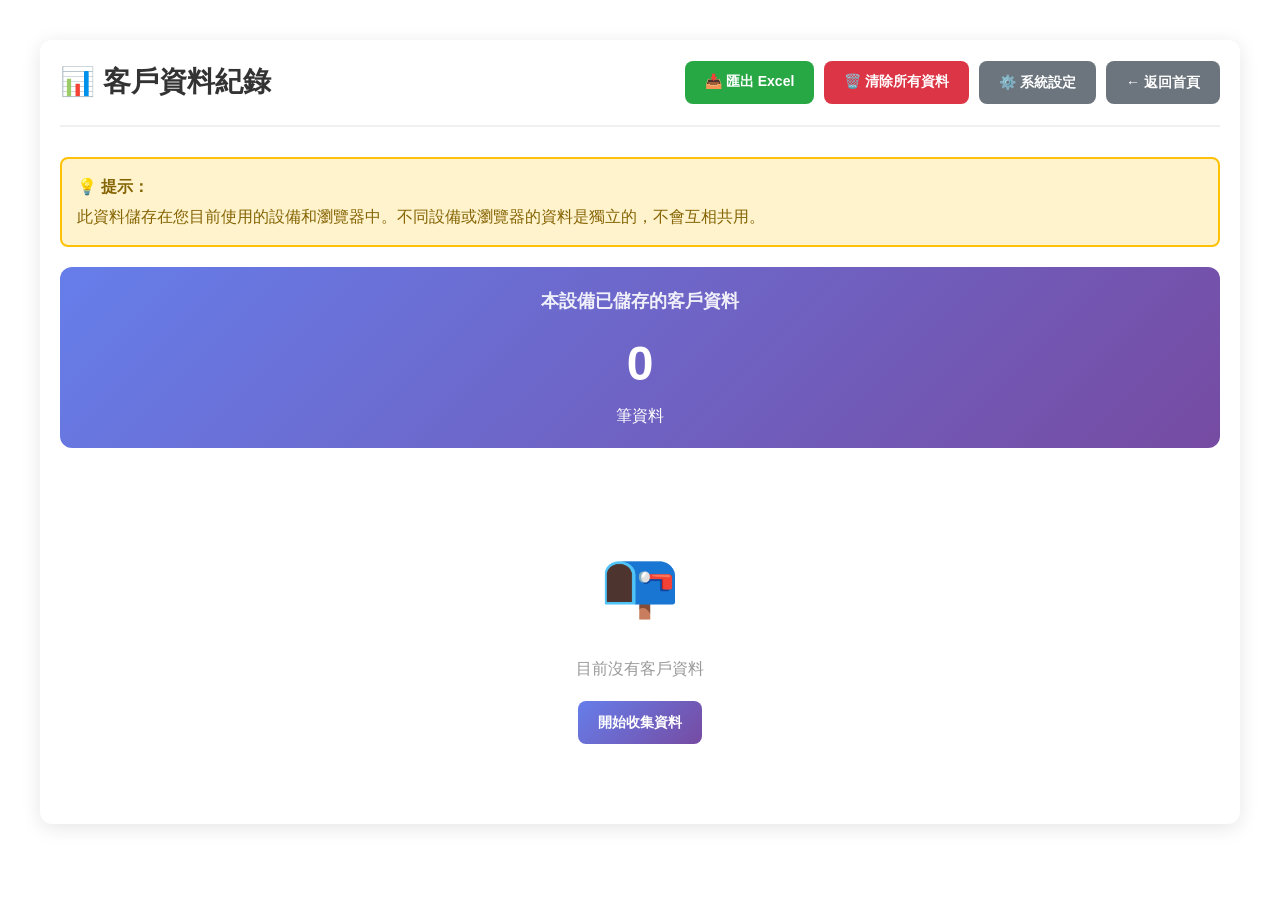
<file: records.html>
<!DOCTYPE html>
<html lang="zh-TW">
<head>
    <meta charset="UTF-8">
    <meta name="viewport" content="width=device-width, initial-scale=1.0">
    <title>客戶資料紀錄 - AI自動引客系統</title>
    <link rel="stylesheet" href="styles.css">
    <!-- SheetJS 用於生成 Excel -->
    <script src="https://cdn.sheetjs.com/xlsx-0.20.1/package/dist/xlsx.full.min.js"></script>
    <style>
        .records-container {
            max-width: 1200px;
            margin: 40px auto;
            padding: 20px;
            background: #fff;
            border-radius: 12px;
            box-shadow: 0 4px 20px rgba(0,0,0,0.1);
        }

        .records-header {
            display: flex;
            justify-content: space-between;
            align-items: center;
            margin-bottom: 30px;
            padding-bottom: 20px;
            border-bottom: 2px solid #f0f0f0;
            flex-wrap: wrap;
            gap: 15px;
        }

        .records-header h1 {
            font-size: 28px;
            color: #333;
            margin: 0;
        }

        .header-buttons {
            display: flex;
            gap: 10px;
            flex-wrap: wrap;
        }

        .btn {
            padding: 10px 20px;
            border: none;
            border-radius: 8px;
            font-size: 14px;
            font-weight: 600;
            cursor: pointer;
            transition: all 0.3s ease;
            text-decoration: none;
            display: inline-flex;
            align-items: center;
            gap: 8px;
        }

        .btn-primary {
            background: linear-gradient(135deg, #667eea 0%, #764ba2 100%);
            color: white;
        }

        .btn-success {
            background: #28a745;
            color: white;
        }

        .btn-danger {
            background: #dc3545;
            color: white;
        }

        .btn-secondary {
            background: #6c757d;
            color: white;
        }

        .btn:hover {
            transform: translateY(-2px);
            box-shadow: 0 4px 12px rgba(0,0,0,0.2);
        }

        .stats-box {
            background: linear-gradient(135deg, #667eea 0%, #764ba2 100%);
            color: white;
            padding: 20px;
            border-radius: 12px;
            margin-bottom: 25px;
            text-align: center;
        }

        .stats-box h2 {
            margin: 0 0 10px 0;
            font-size: 18px;
            opacity: 0.9;
        }

        .stats-box .count {
            font-size: 48px;
            font-weight: bold;
            margin: 0;
        }

        .info-message {
            background: #e7f3ff;
            border: 2px solid #2196f3;
            border-radius: 8px;
            padding: 15px;
            margin-bottom: 20px;
            color: #0d47a1;
        }

        .info-message strong {
            display: block;
            margin-bottom: 5px;
        }

        .table-container {
            overflow-x: auto;
            border-radius: 12px;
            box-shadow: 0 2px 10px rgba(0,0,0,0.05);
            margin-bottom: 20px;
        }

        .data-table {
            width: 100%;
            border-collapse: collapse;
            background: white;
        }

        .data-table thead {
            background: linear-gradient(135deg, #667eea 0%, #764ba2 100%);
            color: white;
        }

        .data-table th {
            padding: 15px;
            text-align: left;
            font-weight: 600;
            font-size: 14px;
            white-space: nowrap;
        }

        .data-table td {
            padding: 15px;
            border-bottom: 1px solid #f0f0f0;
            font-size: 14px;
        }

        .data-table tbody tr {
            transition: background-color 0.2s ease;
        }

        .data-table tbody tr:hover {
            background-color: #f8f9ff;
        }

        .no-data {
            text-align: center;
            padding: 60px 20px;
            color: #999;
        }

        .no-data-icon {
            font-size: 64px;
            margin-bottom: 20px;
        }

        .action-btn {
            padding: 6px 12px;
            border: none;
            border-radius: 6px;
            font-size: 12px;
            font-weight: 600;
            cursor: pointer;
            transition: all 0.3s ease;
            background: #dc3545;
            color: white;
        }

        .action-btn:hover {
            transform: translateY(-2px);
            box-shadow: 0 4px 8px rgba(0,0,0,0.2);
        }

        .device-info {
            background: #fff3cd;
            border: 2px solid #ffc107;
            border-radius: 8px;
            padding: 15px;
            margin-bottom: 20px;
            color: #856404;
        }

        .device-info strong {
            display: block;
            margin-bottom: 5px;
        }

        @media (max-width: 768px) {
            .records-header {
                flex-direction: column;
                align-items: flex-start;
            }

            .header-buttons {
                width: 100%;
            }

            .btn {
                flex: 1;
                justify-content: center;
            }

            .table-container {
                font-size: 12px;
            }

            .data-table th,
            .data-table td {
                padding: 10px 8px;
            }
        }
    </style>
</head>
<body>
    <div class="records-container">
        <div class="records-header">
            <h1>📊 客戶資料紀錄</h1>
            <div class="header-buttons">
                <button class="btn btn-success" onclick="exportToExcel()">
                    📥 匯出 Excel
                </button>
                <button class="btn btn-danger" onclick="clearAllData()">
                    🗑️ 清除所有資料
                </button>
                <a href="setup.html" class="btn btn-secondary">
                    ⚙️ 系統設定
                </a>
                <a href="index.html" class="btn btn-secondary">
                    ← 返回首頁
                </a>
            </div>
        </div>

        <div class="device-info">
            <strong>💡 提示：</strong>
            此資料儲存在您目前使用的設備和瀏覽器中。不同設備或瀏覽器的資料是獨立的，不會互相共用。
        </div>

        <div class="stats-box">
            <h2>本設備已儲存的客戶資料</h2>
            <p class="count" id="totalCount">0</p>
            <p>筆資料</p>
        </div>

        <div class="info-message" id="infoMessage" style="display: none;">
            <strong>ℹ️ 資訊</strong>
            <span id="infoText"></span>
        </div>

        <div class="table-container" id="tableContainer" style="display: none;">
            <table class="data-table">
                <thead>
                    <tr>
                        <th>#</th>
                        <th>姓名</th>
                        <th>電話</th>
                        <th>電子郵件</th>
                        <th>國家/地區</th>
                        <th>行業</th>
                        <th>評估地區</th>
                        <th>LINE ID</th>
                        <th>WhatsApp</th>
                        <th>建立時間</th>
                        <th>操作</th>
                    </tr>
                </thead>
                <tbody id="dataTableBody">
                    <!-- 動態載入資料 -->
                </tbody>
            </table>
        </div>

        <div id="noDataState" class="no-data">
            <div class="no-data-icon">📭</div>
            <p>目前沒有客戶資料</p>
            <p><a href="index.html" class="btn btn-primary" style="margin-top: 20px;">開始收集資料</a></p>
        </div>
    </div>

    <script>
        const STORAGE_KEY = 'customerLeads';

        // 載入資料
        function loadData() {
            try {
                const data = JSON.parse(localStorage.getItem(STORAGE_KEY) || '[]');
                displayData(data);
                return data;
            } catch (error) {
                console.error('載入資料失敗:', error);
                showInfo('載入資料時發生錯誤');
                return [];
            }
        }

        // 顯示資料
        function displayData(data) {
            const tbody = document.getElementById('dataTableBody');
            const tableContainer = document.getElementById('tableContainer');
            const noDataState = document.getElementById('noDataState');
            const totalCount = document.getElementById('totalCount');

            totalCount.textContent = data.length;

            if (data.length === 0) {
                tableContainer.style.display = 'none';
                noDataState.style.display = 'block';
                return;
            }

            tableContainer.style.display = 'block';
            noDataState.style.display = 'none';

            tbody.innerHTML = data.map((item, index) => `
                <tr>
                    <td>${index + 1}</td>
                    <td>${escapeHtml(item.fullName)}</td>
                    <td>${escapeHtml(item.phone)}</td>
                    <td>${escapeHtml(item.email)}</td>
                    <td>${getCountryName(item.country)}</td>
                    <td>${getIndustryName(item.industry)}</td>
                    <td>${getRegionName(item.region)}</td>
                    <td>${escapeHtml(item.lineId || '未提供')}</td>
                    <td>${escapeHtml(item.whatsapp || '未提供')}</td>
                    <td>${formatDateTime(item.createdAt)}</td>
                    <td>
                        <button class="action-btn" onclick="deleteItem(${item.id})">
                            刪除
                        </button>
                    </td>
                </tr>
            `).join('');
        }

        // 匯出 Excel
        function exportToExcel() {
            const data = loadData();

            if (data.length === 0) {
                alert('沒有資料可以匯出');
                return;
            }

            // 準備 Excel 資料
            const excelData = data.map((item, index) => ({
                '序號': index + 1,
                '姓名': item.fullName,
                '電話': item.phone,
                '電子郵件': item.email,
                '國家/地區': getCountryName(item.country),
                '行業': getIndustryName(item.industry),
                '評估地區': getRegionName(item.region),
                'LINE ID': item.lineId || '未提供',
                'WhatsApp': item.whatsapp || '未提供',
                '建立時間': formatDateTime(item.createdAt)
            }));

            // 建立工作表
            const ws = XLSX.utils.json_to_sheet(excelData);

            // 設定欄位寬度
            ws['!cols'] = [
                { wch: 6 },  // 序號
                { wch: 15 }, // 姓名
                { wch: 15 }, // 電話
                { wch: 25 }, // 電子郵件
                { wch: 12 }, // 國家
                { wch: 20 }, // 行業
                { wch: 12 }, // 評估地區
                { wch: 18 }, // LINE ID
                { wch: 18 }, // WhatsApp
                { wch: 20 }  // 時間
            ];

            // 建立工作簿
            const wb = XLSX.utils.book_new();
            XLSX.utils.book_append_sheet(wb, ws, '客戶資料');

            // 生成檔案名稱
            const fileName = `客戶資料_${new Date().toISOString().split('T')[0]}.xlsx`;

            // 匯出檔案
            XLSX.writeFile(wb, fileName);

            showInfo(`✅ 已成功匯出 ${data.length} 筆資料到 ${fileName}`);
        }

        // 刪除單筆資料
        function deleteItem(id) {
            if (!confirm('確定要刪除這筆資料嗎？')) {
                return;
            }

            try {
                let data = JSON.parse(localStorage.getItem(STORAGE_KEY) || '[]');
                data = data.filter(item => item.id !== id);
                localStorage.setItem(STORAGE_KEY, JSON.stringify(data));
                
                loadData();
                showInfo('✅ 資料已刪除');
            } catch (error) {
                console.error('刪除失敗:', error);
                alert('刪除失敗，請稍後再試');
            }
        }

        // 清除所有資料
        function clearAllData() {
            const data = loadData();
            
            if (data.length === 0) {
                alert('目前沒有資料可以清除');
                return;
            }

            if (!confirm(`確定要清除所有 ${data.length} 筆資料嗎？\n\n此操作無法復原！\n建議先匯出 Excel 備份。`)) {
                return;
            }

            try {
                localStorage.removeItem(STORAGE_KEY);
                loadData();
                showInfo('✅ 所有資料已清除');
            } catch (error) {
                console.error('清除失敗:', error);
                alert('清除失敗，請稍後再試');
            }
        }

        // 顯示訊息
        function showInfo(text) {
            const infoMessage = document.getElementById('infoMessage');
            const infoText = document.getElementById('infoText');
            
            infoText.textContent = text;
            infoMessage.style.display = 'block';

            setTimeout(() => {
                infoMessage.style.display = 'none';
            }, 5000);
        }

        // 工具函數
        function escapeHtml(text) {
            const div = document.createElement('div');
            div.textContent = text;
            return div.innerHTML;
        }

        function formatDateTime(dateString) {
            const date = new Date(dateString);
            return date.toLocaleString('zh-TW', {
                year: 'numeric',
                month: '2-digit',
                day: '2-digit',
                hour: '2-digit',
                minute: '2-digit',
                second: '2-digit'
            });
        }

        function getCountryName(code) {
            const countries = {
                'TW': '台灣',
                'HK': '香港',
                'SG': '新加坡',
                'MY': '馬來西亞',
                'CN': '中國',
                'US': '美國',
                'other': '其他'
            };
            return countries[code] || code;
        }

        function getIndustryName(code) {
            const industries = {
                'spiritual': '身心靈導師',
                'beauty': '美容 / 美髮',
                'education': '教育 / 培訓',
                'insurance': '保險 / 金融',
                'realestate': '房地產',
                'consultant': '諮詢顧問',
                'freelancer': '自由工作者',
                'coach': '個人教練',
                'ecommerce': '電商 / 微商',
                'other': '其他'
            };
            return industries[code] || code;
        }

        function getRegionName(code) {
            const regions = {
                'north': '北部',
                'central': '中部',
                'south': '南部'
            };
            return regions[code] || (code || '未提供');
        }

        // 頁面載入時載入資料
        document.addEventListener('DOMContentLoaded', () => {
            loadData();
        });
    </script>
</body>
</html>
</file>
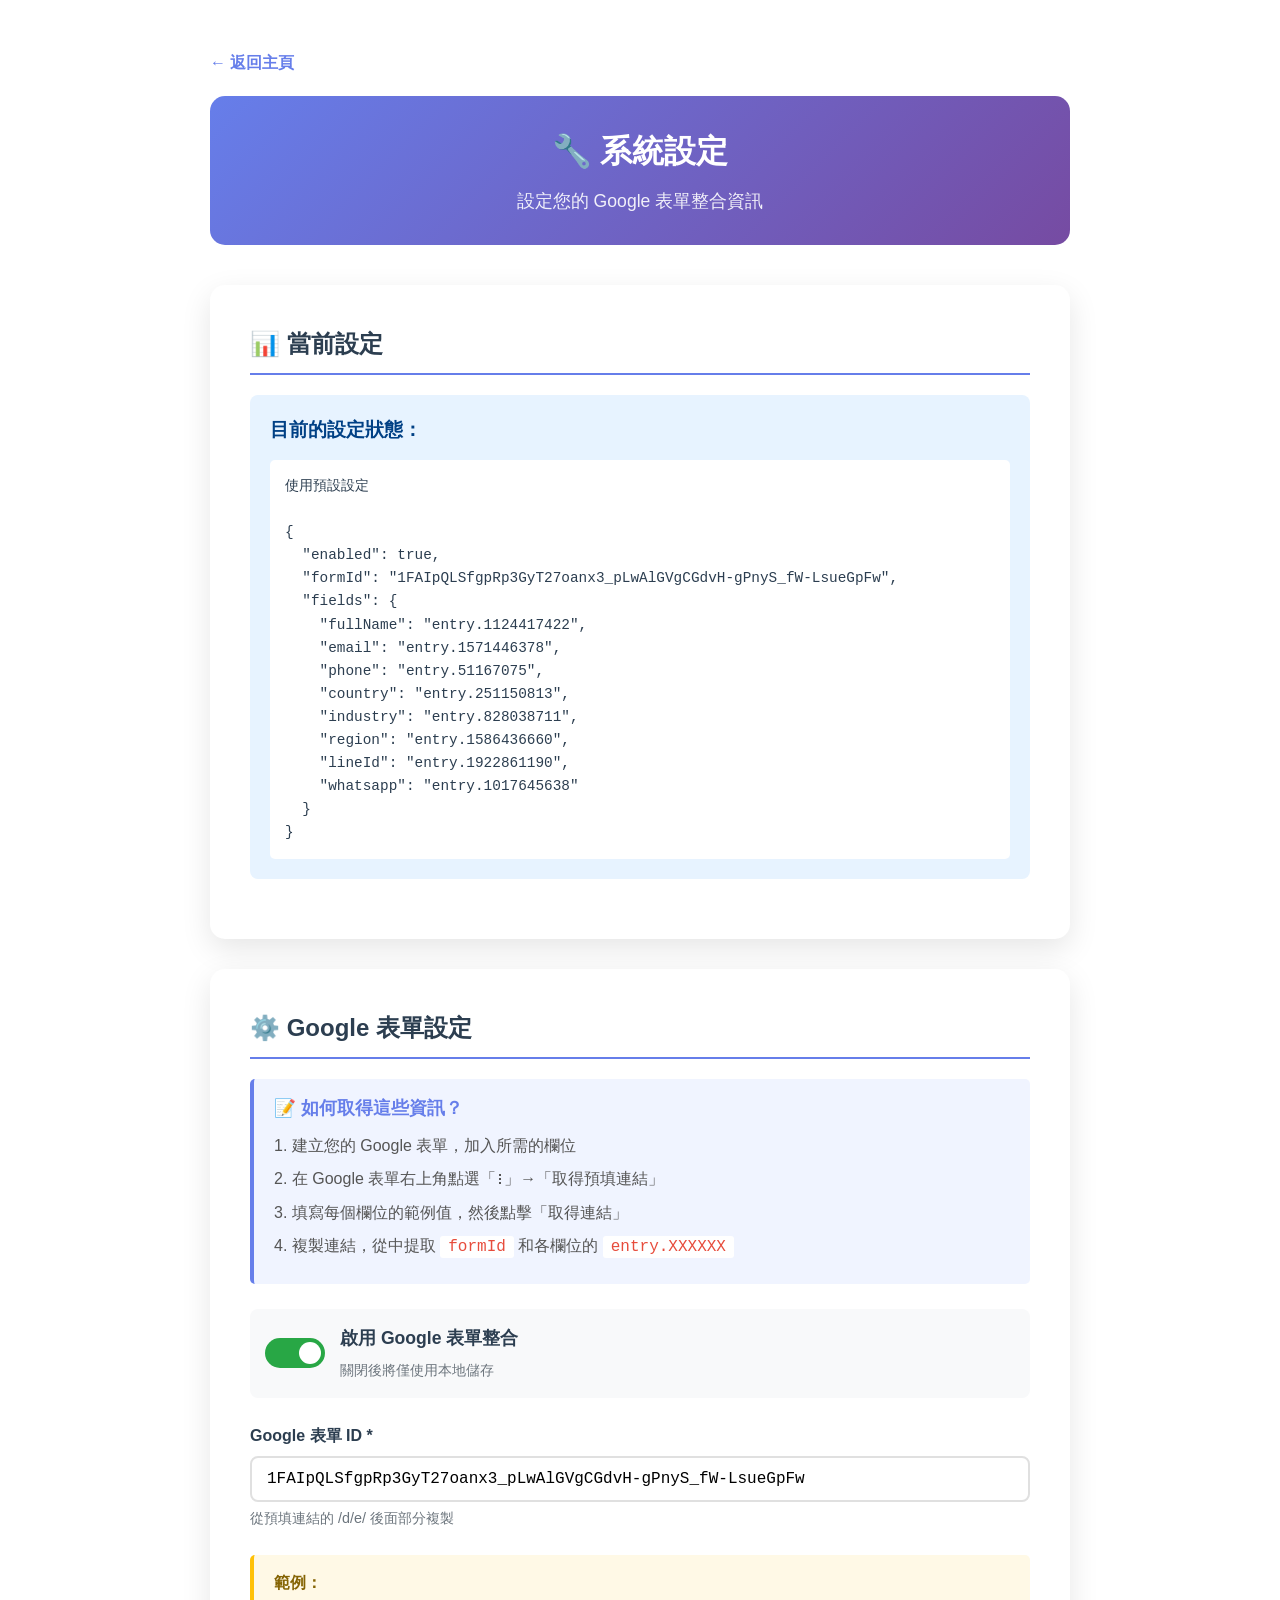
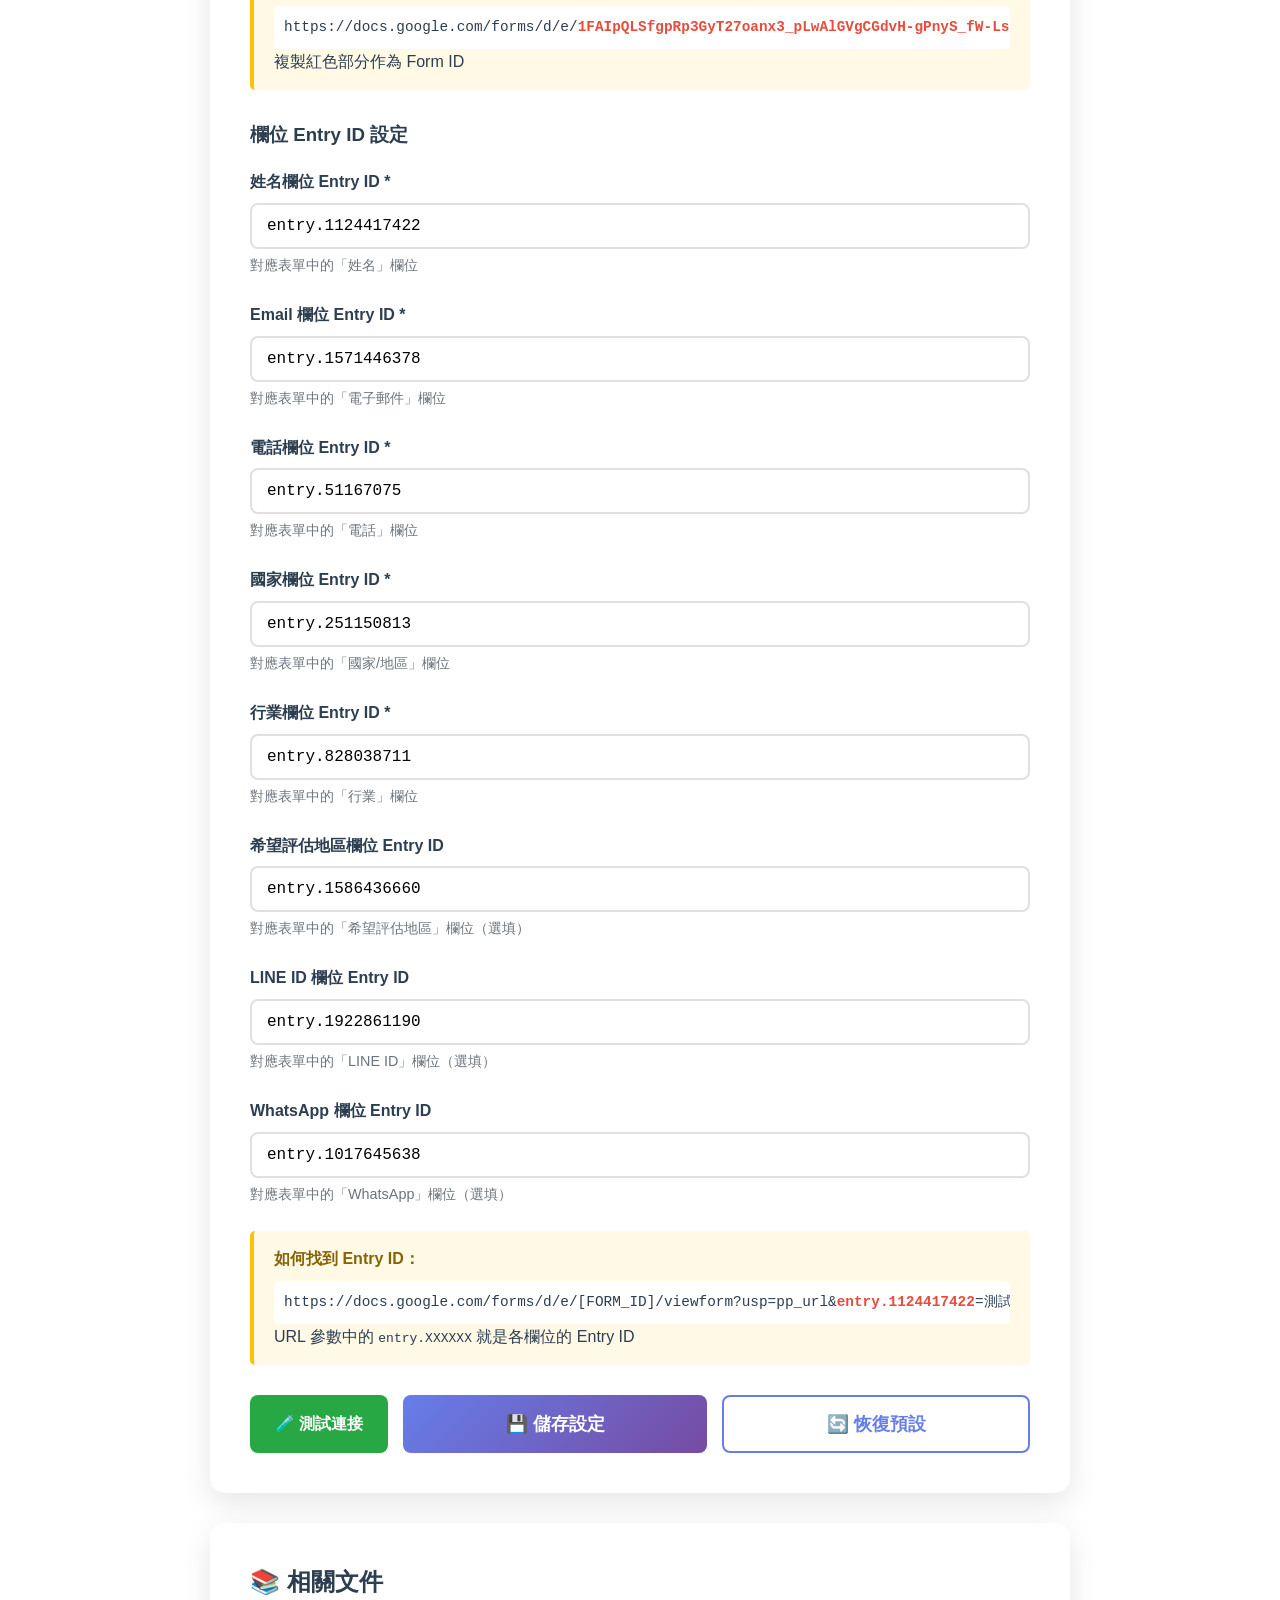
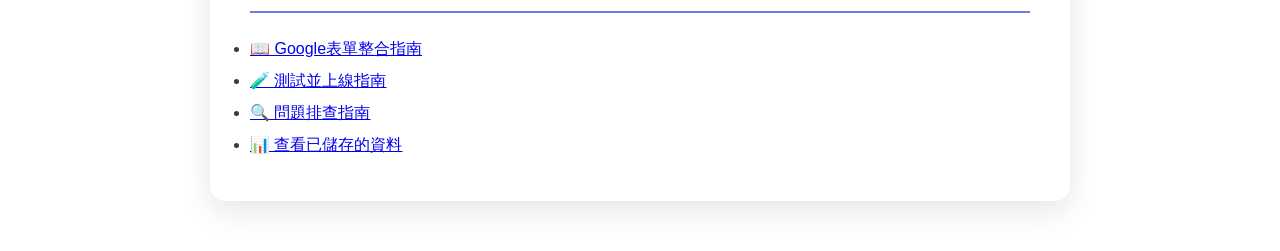
<file: setup.html>
<!DOCTYPE html>
<html lang="zh-TW">
<head>
    <meta charset="UTF-8">
    <meta name="viewport" content="width=device-width, initial-scale=1.0">
    <title>系統設定 - AI自動引客系統</title>
    <link rel="stylesheet" href="styles.css">
    <style>
        .setup-container {
            max-width: 900px;
            margin: 50px auto;
            padding: 0 20px;
        }

        .setup-header {
            text-align: center;
            margin-bottom: 40px;
            padding: 30px;
            background: linear-gradient(135deg, #667eea 0%, #764ba2 100%);
            color: white;
            border-radius: 15px;
        }

        .setup-header h1 {
            font-size: 2rem;
            margin-bottom: 10px;
        }

        .setup-header p {
            font-size: 1.1rem;
            opacity: 0.9;
        }

        .setup-card {
            background: white;
            border-radius: 15px;
            padding: 40px;
            box-shadow: 0 10px 30px rgba(0, 0, 0, 0.1);
            margin-bottom: 30px;
        }

        .setup-card h2 {
            font-size: 1.5rem;
            margin-bottom: 20px;
            color: #2c3e50;
            border-bottom: 2px solid #667eea;
            padding-bottom: 10px;
        }

        .info-box {
            background: #f0f4ff;
            border-left: 4px solid #667eea;
            padding: 15px 20px;
            margin-bottom: 25px;
            border-radius: 5px;
        }

        .info-box h3 {
            font-size: 1.1rem;
            margin-bottom: 10px;
            color: #667eea;
        }

        .info-box p {
            color: #555;
            line-height: 1.6;
            margin-bottom: 8px;
        }

        .info-box code {
            background: white;
            padding: 2px 8px;
            border-radius: 3px;
            font-family: 'Courier New', monospace;
            color: #e74c3c;
        }

        .form-group-setup {
            margin-bottom: 25px;
        }

        .form-group-setup label {
            display: block;
            margin-bottom: 8px;
            font-weight: 600;
            color: #2c3e50;
            font-size: 1rem;
        }

        .form-group-setup input {
            width: 100%;
            padding: 12px 15px;
            border: 2px solid #e0e0e0;
            border-radius: 8px;
            font-size: 1rem;
            font-family: 'Courier New', monospace;
            transition: all 0.3s ease;
        }

        .form-group-setup input:focus {
            outline: none;
            border-color: #667eea;
            box-shadow: 0 0 0 3px rgba(102, 126, 234, 0.1);
        }

        .form-group-setup small {
            display: block;
            margin-top: 5px;
            color: #6c757d;
            font-size: 0.9rem;
        }

        .toggle-section {
            display: flex;
            align-items: center;
            gap: 15px;
            margin-bottom: 25px;
            padding: 15px;
            background: #f8f9fa;
            border-radius: 8px;
        }

        .toggle-switch {
            position: relative;
            width: 60px;
            height: 30px;
        }

        .toggle-switch input {
            opacity: 0;
            width: 0;
            height: 0;
        }

        .toggle-slider {
            position: absolute;
            cursor: pointer;
            top: 0;
            left: 0;
            right: 0;
            bottom: 0;
            background-color: #ccc;
            transition: .4s;
            border-radius: 30px;
        }

        .toggle-slider:before {
            position: absolute;
            content: "";
            height: 22px;
            width: 22px;
            left: 4px;
            bottom: 4px;
            background-color: white;
            transition: .4s;
            border-radius: 50%;
        }

        .toggle-switch input:checked + .toggle-slider {
            background-color: #28a745;
        }

        .toggle-switch input:checked + .toggle-slider:before {
            transform: translateX(30px);
        }

        .toggle-label {
            flex: 1;
        }

        .toggle-label strong {
            display: block;
            font-size: 1.1rem;
            margin-bottom: 5px;
        }

        .toggle-label span {
            color: #6c757d;
            font-size: 0.9rem;
        }

        .button-group {
            display: flex;
            gap: 15px;
            margin-top: 30px;
        }

        .btn-primary {
            flex: 1;
            background: linear-gradient(135deg, #667eea 0%, #764ba2 100%);
            color: white;
            border: none;
            padding: 15px 30px;
            font-size: 1.1rem;
            font-weight: 600;
            border-radius: 8px;
            cursor: pointer;
            transition: all 0.3s ease;
        }

        .btn-primary:hover {
            transform: translateY(-2px);
            box-shadow: 0 8px 20px rgba(102, 126, 234, 0.3);
        }

        .btn-secondary {
            flex: 1;
            background: white;
            color: #667eea;
            border: 2px solid #667eea;
            padding: 15px 30px;
            font-size: 1.1rem;
            font-weight: 600;
            border-radius: 8px;
            cursor: pointer;
            transition: all 0.3s ease;
        }

        .btn-secondary:hover {
            background: #f0f4ff;
        }

        .btn-test {
            background: #28a745;
            color: white;
            border: none;
            padding: 12px 25px;
            font-size: 1rem;
            font-weight: 600;
            border-radius: 8px;
            cursor: pointer;
            transition: all 0.3s ease;
        }

        .btn-test:hover {
            background: #218838;
            transform: translateY(-2px);
        }

        .status-message {
            padding: 15px 20px;
            border-radius: 8px;
            margin-top: 20px;
            display: none;
            animation: slideDown 0.3s ease;
        }

        @keyframes slideDown {
            from {
                opacity: 0;
                transform: translateY(-10px);
            }
            to {
                opacity: 1;
                transform: translateY(0);
            }
        }

        .status-message.success {
            background: #d4edda;
            border-left: 4px solid #28a745;
            color: #155724;
        }

        .status-message.error {
            background: #f8d7da;
            border-left: 4px solid #dc3545;
            color: #721c24;
        }

        .status-message.info {
            background: #d1ecf1;
            border-left: 4px solid #17a2b8;
            color: #0c5460;
        }

        .back-link {
            display: inline-block;
            margin-bottom: 20px;
            color: #667eea;
            text-decoration: none;
            font-weight: 600;
            transition: all 0.3s ease;
        }

        .back-link:hover {
            transform: translateX(-5px);
        }

        .example-section {
            background: #fff9e6;
            border-left: 4px solid #ffc107;
            padding: 15px 20px;
            margin: 20px 0;
            border-radius: 5px;
        }

        .example-section h4 {
            color: #856404;
            margin-bottom: 10px;
        }

        .example-section pre {
            background: white;
            padding: 10px;
            border-radius: 5px;
            overflow-x: auto;
            font-size: 0.9rem;
        }

        .current-config {
            background: #e7f3ff;
            padding: 20px;
            border-radius: 8px;
            margin-bottom: 20px;
        }

        .current-config h3 {
            color: #004085;
            margin-bottom: 15px;
        }

        .current-config pre {
            background: white;
            padding: 15px;
            border-radius: 5px;
            overflow-x: auto;
            font-family: 'Courier New', monospace;
            font-size: 0.9rem;
        }
    </style>
</head>
<body>
    <div class="setup-container">
        <a href="index.html" class="back-link">← 返回主頁</a>

        <div class="setup-header">
            <h1>🔧 系統設定</h1>
            <p>設定您的 Google 表單整合資訊</p>
        </div>

        <!-- 當前配置顯示 -->
        <div class="setup-card">
            <h2>📊 當前設定</h2>
            <div class="current-config" id="currentConfigDisplay">
                <h3>目前的設定狀態：</h3>
                <pre id="configPreview">載入中...</pre>
            </div>
        </div>

        <!-- 設定表單 -->
        <div class="setup-card">
            <h2>⚙️ Google 表單設定</h2>

            <div class="info-box">
                <h3>📝 如何取得這些資訊？</h3>
                <p>1. 建立您的 Google 表單，加入所需的欄位</p>
                <p>2. 在 Google 表單右上角點選「⋮」→「取得預填連結」</p>
                <p>3. 填寫每個欄位的範例值，然後點擊「取得連結」</p>
                <p>4. 複製連結，從中提取 <code>formId</code> 和各欄位的 <code>entry.XXXXXX</code></p>
            </div>

            <form id="setupForm">
                <!-- 啟用/停用 Google 表單 -->
                <div class="toggle-section">
                    <label class="toggle-switch">
                        <input type="checkbox" id="googleFormEnabled" checked>
                        <span class="toggle-slider"></span>
                    </label>
                    <div class="toggle-label">
                        <strong>啟用 Google 表單整合</strong>
                        <span>關閉後將僅使用本地儲存</span>
                    </div>
                </div>

                <!-- Form ID -->
                <div class="form-group-setup">
                    <label for="formId">Google 表單 ID *</label>
                    <input 
                        type="text" 
                        id="formId" 
                        name="formId" 
                        placeholder="1FAIpQLSfgpRp3GyT27oanx3_pLwAlGVgCGdvH-gPnyS_fW-LsueGpFw"
                        required
                    >
                    <small>從預填連結的 /d/e/ 後面部分複製</small>
                </div>

                <div class="example-section">
                    <h4>範例：</h4>
                    <pre>https://docs.google.com/forms/d/e/<strong style="color: #e74c3c;">1FAIpQLSfgpRp3GyT27oanx3_pLwAlGVgCGdvH-gPnyS_fW-LsueGpFw</strong>/viewform?...</pre>
                    <p>複製紅色部分作為 Form ID</p>
                </div>

                <h3 style="margin-top: 30px; margin-bottom: 20px;">欄位 Entry ID 設定</h3>

                <!-- 姓名欄位 -->
                <div class="form-group-setup">
                    <label for="fieldFullName">姓名欄位 Entry ID *</label>
                    <input 
                        type="text" 
                        id="fieldFullName" 
                        name="fieldFullName" 
                        placeholder="entry.1124417422"
                        required
                    >
                    <small>對應表單中的「姓名」欄位</small>
                </div>

                <!-- Email 欄位 -->
                <div class="form-group-setup">
                    <label for="fieldEmail">Email 欄位 Entry ID *</label>
                    <input 
                        type="text" 
                        id="fieldEmail" 
                        name="fieldEmail" 
                        placeholder="entry.1571446378"
                        required
                    >
                    <small>對應表單中的「電子郵件」欄位</small>
                </div>

                <!-- 電話欄位 -->
                <div class="form-group-setup">
                    <label for="fieldPhone">電話欄位 Entry ID *</label>
                    <input 
                        type="text" 
                        id="fieldPhone" 
                        name="fieldPhone" 
                        placeholder="entry.51167075"
                        required
                    >
                    <small>對應表單中的「電話」欄位</small>
                </div>

                <!-- 國家欄位 -->
                <div class="form-group-setup">
                    <label for="fieldCountry">國家欄位 Entry ID *</label>
                    <input 
                        type="text" 
                        id="fieldCountry" 
                        name="fieldCountry" 
                        placeholder="entry.251150813"
                        required
                    >
                    <small>對應表單中的「國家/地區」欄位</small>
                </div>

                <!-- 行業欄位 -->
                <div class="form-group-setup">
                    <label for="fieldIndustry">行業欄位 Entry ID *</label>
                    <input 
                        type="text" 
                        id="fieldIndustry" 
                        name="fieldIndustry" 
                        placeholder="entry.828038711"
                        required
                    >
                    <small>對應表單中的「行業」欄位</small>
                </div>

                <!-- 地區欄位 -->
                <div class="form-group-setup">
                    <label for="fieldRegion">希望評估地區欄位 Entry ID</label>
                    <input 
                        type="text" 
                        id="fieldRegion" 
                        name="fieldRegion" 
                        placeholder="entry.1586436660"
                    >
                    <small>對應表單中的「希望評估地區」欄位（選填）</small>
                </div>

                <!-- LINE ID 欄位 -->
                <div class="form-group-setup">
                    <label for="fieldLineId">LINE ID 欄位 Entry ID</label>
                    <input 
                        type="text" 
                        id="fieldLineId" 
                        name="fieldLineId" 
                        placeholder="entry.1922861190"
                    >
                    <small>對應表單中的「LINE ID」欄位（選填）</small>
                </div>

                <!-- WhatsApp 欄位 -->
                <div class="form-group-setup">
                    <label for="fieldWhatsApp">WhatsApp 欄位 Entry ID</label>
                    <input 
                        type="text" 
                        id="fieldWhatsApp" 
                        name="fieldWhatsApp" 
                        placeholder="entry.XXXXXXXX"
                    >
                    <small>對應表單中的「WhatsApp」欄位（選填）</small>
                </div>

                <div class="example-section">
                    <h4>如何找到 Entry ID：</h4>
                    <pre>https://docs.google.com/forms/d/e/[FORM_ID]/viewform?usp=pp_url&<strong style="color: #e74c3c;">entry.1124417422</strong>=測試姓名&<strong style="color: #28a745;">entry.1571446378</strong>=test@email.com&...</pre>
                    <p>URL 參數中的 <code>entry.XXXXXX</code> 就是各欄位的 Entry ID</p>
                </div>

                <!-- 按鈕組 -->
                <div class="button-group">
                    <button type="button" class="btn-test" onclick="testConfiguration()">🧪 測試連接</button>
                    <button type="submit" class="btn-primary">💾 儲存設定</button>
                    <button type="button" class="btn-secondary" onclick="resetToDefault()">🔄 恢復預設</button>
                </div>

                <!-- 狀態訊息 -->
                <div id="statusMessage" class="status-message"></div>
            </form>
        </div>

        <!-- 說明文件連結 -->
        <div class="setup-card">
            <h2>📚 相關文件</h2>
            <ul style="line-height: 2;">
                <li><a href="Google表單整合指南.md" target="_blank">📖 Google表單整合指南</a></li>
                <li><a href="測試並上線指南.md" target="_blank">🧪 測試並上線指南</a></li>
                <li><a href="問題排查指南.md" target="_blank">🔍 問題排查指南</a></li>
                <li><a href="records.html" target="_blank">📊 查看已儲存的資料</a></li>
            </ul>
        </div>
    </div>

    <script src="setup.js"></script>
</body>
</html>
</file>
<file: styles.css>
/* 全局样式重置 */
* {
    margin: 0;
    padding: 0;
    box-sizing: border-box;
}

:root {
    --primary-color: #ff6b35;
    --secondary-color: #f7931e;
    --success-color: #28a745;
    --dark-bg: #1a1a2e;
    --light-bg: #f8f9fa;
    --text-dark: #2c3e50;
    --text-light: #6c757d;
    --white: #ffffff;
    --gradient-primary: linear-gradient(135deg, #667eea 0%, #764ba2 100%);
    --gradient-warm: linear-gradient(135deg, #f093fb 0%, #f5576c 100%);
    --shadow: 0 10px 30px rgba(0, 0, 0, 0.1);
    --shadow-hover: 0 15px 40px rgba(0, 0, 0, 0.15);
}

body {
    font-family: -apple-system, BlinkMacSystemFont, "Segoe UI", "Microsoft JhengHei", "微軟正黑體", Roboto, "Helvetica Neue", Arial, sans-serif;
    line-height: 1.6;
    color: var(--text-dark);
    background-color: var(--white);
}

/* 页面加载进度条 */
#loading-bar {
    position: fixed;
    top: 0;
    left: 0;
    width: 0%;
    height: 3px;
    background: linear-gradient(90deg, #667eea, #764ba2, #f093fb);
    z-index: 9999;
    transition: width 0.3s ease;
    box-shadow: 0 0 10px rgba(102, 126, 234, 0.5);
}

/* 图片渐进式加载效果 */
img {
    opacity: 0;
    transition: opacity 0.5s ease-in-out;
}

img.loaded {
    opacity: 1;
}

img[loading="lazy"] {
    background: linear-gradient(90deg, #f0f0f0 25%, #e0e0e0 50%, #f0f0f0 75%);
    background-size: 200% 100%;
    animation: loading 1.5s infinite;
}

@keyframes loading {
    0% { background-position: 200% 0; }
    100% { background-position: -200% 0; }
}

/* 骨架屏效果 */
.skeleton {
    background: linear-gradient(90deg, #f0f0f0 25%, #e0e0e0 50%, #f0f0f0 75%);
    background-size: 200% 100%;
    animation: skeleton-loading 1.5s infinite;
    border-radius: 8px;
}

.skeleton-text {
    height: 16px;
    margin-bottom: 8px;
    border-radius: 4px;
}

.skeleton-title {
    height: 32px;
    margin-bottom: 16px;
    border-radius: 8px;
}

.skeleton-image {
    width: 100%;
    padding-bottom: 56.25%; /* 16:9 宽高比 */
    border-radius: 12px;
}

@keyframes skeleton-loading {
    0% { background-position: 200% 0; }
    100% { background-position: -200% 0; }
}

/* 平滑滚动 */
html {
    scroll-behavior: smooth;
}

/* 页面淡入效果 */
body {
    animation: fadeIn 0.5s ease-in;
}

@keyframes fadeIn {
    from { opacity: 0; }
    to { opacity: 1; }
}

/* 語言切換器 */
.language-switcher {
    position: fixed;
    top: 60px;
    right: 20px;
    z-index: 9998;
    background: var(--white);
    border-radius: 30px;
    box-shadow: 0 5px 20px rgba(0, 0, 0, 0.15);
    padding: 8px;
    transition: all 0.3s ease;
}

.language-switcher:hover {
    box-shadow: 0 8px 30px rgba(0, 0, 0, 0.25);
    transform: translateY(-2px);
}

#location-select {
    border: none;
    background: transparent;
    padding: 8px 15px;
    font-size: 0.95rem;
    font-weight: 600;
    color: var(--text-dark);
    cursor: pointer;
    outline: none;
    border-radius: 20px;
    transition: all 0.3s ease;
    font-family: inherit;
    text-align: left;
    width: auto;
    min-width: 0;
}

#location-select:hover {
    background: var(--light-bg);
}

#location-select option {
    padding: 10px;
    background: var(--white);
    color: var(--text-dark);
}

/* 移動端語言切換器調整 */
@media (max-width: 768px) {
    .language-switcher {
        top: 50px;
        right: 10px;
        padding: 5px;
    }
    
    #location-select {
        font-size: 0.85rem;
        padding: 6px 10px;
    }
}

.container {
    max-width: 1200px;
    margin: 0 auto;
    padding: 0 20px;
}

/* 顶部主视觉图 */
.hero-image-section {
    width: 100%;
    background: var(--white);
    padding: 0;
    margin: 0;
    content-visibility: auto;
    contain-intrinsic-size: auto 480px;
}

.hero-image-wrapper {
    width: 100%;
    max-width: 100%;
    margin: 0 auto;
    display: flex;
    justify-content: center;
    align-items: center;
}

.hero-main-image {
    width: 100%;
    height: auto;
    display: block;
    object-fit: cover;
}

/* A/B/C 長圖整張可點 */
a.hero-slide-link {
    display: block;
    width: 100%;
    cursor: pointer;
    line-height: 0;
}

a.hero-slide-link .hero-top-image {
    width: 100%;
    height: auto;
    display: block;
}

.hero-slide-has-cta {
    position: relative;
}

a.hero-slide-link--cta {
    position: relative;
}

.hero-slide-cta-button {
    position: absolute;
    left: 50%;
    bottom: 10%;
    transform: translateX(-50%);
    z-index: 2;
    display: inline-block;
    padding: 0.75rem 1.65rem;
    min-width: 10rem;
    text-align: center;
    font-size: clamp(0.95rem, 3.2vw, 1.125rem);
    font-weight: 700;
    letter-spacing: 0.04em;
    color: #1a1a1a;
    background: linear-gradient(180deg, #e8d4a8 0%, #d9c08b 100%);
    border: 1px solid rgba(0, 0, 0, 0.12);
    border-radius: 6px;
    box-shadow: 0 4px 14px rgba(0, 0, 0, 0.28);
    pointer-events: none;
}

a.hero-slide-link--cta:hover .hero-slide-cta-button {
    filter: brightness(1.05);
}

#slide-3 .hero-slide-cta-button {
    bottom: 20%;
}

img.hero-top-image:not([src]) {
    min-height: 12rem;
    background: #eee;
}

/* A/B/C 落地頁主標（各 html 的 .page-variant-headline 內容不同） */
.page-variant-headline {
    background: linear-gradient(180deg, #fff 0%, #f8f9fa 100%);
    padding: 1.75rem 1.25rem 2rem;
    text-align: center;
    border-bottom: 1px solid rgba(0, 0, 0, 0.06);
}

.page-variant-headline h1 {
    font-size: clamp(1.35rem, 4vw, 1.85rem);
    font-weight: 700;
    line-height: 1.45;
    color: var(--text-dark, #1a1a1a);
    max-width: 42rem;
    margin: 0 auto 0.75rem;
}

.page-variant-headline .page-variant-label {
    font-size: 0.8125rem;
    font-weight: 600;
    letter-spacing: 0.06em;
    text-transform: none;
    color: var(--primary, #c41e3a);
    margin: 0 auto 0.65rem;
}

.page-variant-headline .variant-tagline,
.page-variant-headline .page-variant-tagline {
    font-size: 1rem;
    color: var(--text-muted, #555);
    max-width: 36rem;
    margin: 0 auto;
    line-height: 1.6;
}

/* 三版僅靠主標 + 各自 page-x 長圖，避免共用舊模板區塊 */
body.landing-variant-a .page-variant-label,
body.landing-variant-b .page-variant-label,
body.landing-variant-c .page-variant-label {
    display: inline-block;
    padding: 0.25rem 0.65rem;
    border-radius: 4px;
    background: rgba(0, 0, 0, 0.05);
}

.hero-top-image {
    width: 100%;
    height: auto;
    display: block;
    object-fit: cover;
}

.hero-link {
    display: block;
    width: 100%;
    cursor: pointer;
    pointer-events: auto;
}

.hero-link img {
    cursor: pointer;
    pointer-events: auto;
}

/* 顶部横幅 */
.top-banner {
    background: var(--gradient-primary);
    color: var(--white);
    padding: 12px 0;
    text-align: center;
    font-weight: 600;
    position: sticky;
    top: 0;
    z-index: 1000;
    box-shadow: 0 2px 10px rgba(0, 0, 0, 0.1);
}

#countdown-banner {
    background: rgba(255, 255, 255, 0.2);
    padding: 4px 12px;
    border-radius: 20px;
    font-weight: 700;
}

/* Hero Section */
.hero-section {
    background: linear-gradient(135deg, #f5f7fa 0%, #c3cfe2 100%);
    padding: 60px 0;
    text-align: center;
}

.media-logos {
    margin-bottom: 30px;
    color: var(--text-light);
    font-size: 14px;
}

.main-headline {
    font-size: 2.5rem;
    font-weight: 800;
    color: var(--text-dark);
    margin-bottom: 40px;
    line-height: 1.2;
}

.offer-box {
    background: var(--white);
    border-radius: 20px;
    padding: 40px;
    max-width: 800px;
    margin: 0 auto;
    box-shadow: var(--shadow);
}

.features-list {
    list-style: none;
    text-align: left;
    margin-bottom: 30px;
}

.features-list li {
    padding: 12px 0;
    font-size: 1.1rem;
    border-bottom: 1px solid #eee;
}

.features-list li:last-child {
    border-bottom: none;
}

.pricing {
    margin: 30px 0;
}

.original-price {
    font-size: 1.2rem;
    color: var(--text-light);
}

.strikethrough {
    color: #e74c3c;
    text-decoration: line-through;
}

.current-price {
    font-size: 1.8rem;
    font-weight: 800;
    color: var(--text-dark);
    margin-top: 10px;
}

.highlight {
    color: #e74c3c;
    font-size: 2.2rem;
}

/* CTA按钮 */
.cta-button {
    background: var(--gradient-warm);
    color: var(--white);
    border: none;
    padding: 18px 50px;
    font-size: 1.3rem;
    font-weight: 700;
    border-radius: 50px;
    cursor: pointer;
    transition: all 0.3s ease;
    box-shadow: 0 8px 20px rgba(245, 87, 108, 0.3);
    text-transform: uppercase;
    letter-spacing: 1px;
}

.cta-button:hover {
    transform: translateY(-3px);
    box-shadow: 0 12px 30px rgba(245, 87, 108, 0.4);
}

.cta-button.large {
    padding: 22px 60px;
    font-size: 1.5rem;
    width: 100%;
}

.pulse {
    animation: pulse 2s infinite;
}

@keyframes pulse {
    0% {
        transform: scale(1);
    }
    50% {
        transform: scale(1.05);
    }
    100% {
        transform: scale(1);
    }
}

.urgency-text {
    margin-top: 20px;
    color: #e74c3c;
    font-weight: 600;
    font-size: 1.1rem;
}

/* 倒计时器 */
.countdown-timer {
    display: flex;
    justify-content: center;
    gap: 20px;
    margin-top: 40px;
}

.timer-item {
    background: var(--white);
    padding: 20px 30px;
    border-radius: 10px;
    box-shadow: var(--shadow);
    text-align: center;
}

.timer-value {
    display: block;
    font-size: 2.5rem;
    font-weight: 800;
    color: #e74c3c;
}

.timer-label {
    display: block;
    font-size: 0.9rem;
    color: var(--text-light);
    margin-top: 5px;
}

/* 视频区域 */
.video-section {
    padding: 80px 0;
    background: var(--white);
}

.video-instruction {
    text-align: center;
    font-size: 1.2rem;
    margin-bottom: 20px;
    color: var(--text-dark);
}

.video-wrapper {
    max-width: 800px; /* 横屏视频增加宽度 */
    margin: 0 auto;
    border-radius: 20px;
    overflow: hidden;
    box-shadow: var(--shadow);
    position: relative;
    padding-bottom: 56.25%; /* 16:9 横屏比例 */
    height: 0;
}

.video-wrapper video,
.video-wrapper iframe {
    position: absolute;
    top: 0;
    left: 0;
    width: 100%;
    height: 100%;
    display: block;
}

/* 视频覆盖层 */
.video-overlay {
    position: absolute;
    top: 0;
    left: 0;
    right: 0;
    bottom: 0;
    background: rgba(0, 0, 0, 0.6);
    display: flex;
    align-items: center;
    justify-content: center;
    z-index: 10;
    pointer-events: none;
    transition: opacity 0.3s ease;
}

.video-overlay.hidden {
    opacity: 0;
    pointer-events: none;
}

.video-overlay-text {
    font-size: 3rem;
    font-weight: 800;
    color: var(--white);
    text-shadow: 
        -2px -2px 0 #667eea,
        2px -2px 0 #667eea,
        -2px 2px 0 #667eea,
        2px 2px 0 #667eea,
        0 0 20px rgba(102, 126, 234, 0.8);
    letter-spacing: 3px;
    animation: textPulse 2s ease-in-out infinite;
}

@keyframes textPulse {
    0%, 100% {
        transform: scale(1);
        text-shadow: 
            -2px -2px 0 #667eea,
            2px -2px 0 #667eea,
            -2px 2px 0 #667eea,
            2px 2px 0 #667eea,
            0 0 20px rgba(102, 126, 234, 0.8);
    }
    50% {
        transform: scale(1.05);
        text-shadow: 
            -2px -2px 0 #764ba2,
            2px -2px 0 #764ba2,
            -2px 2px 0 #764ba2,
            2px 2px 0 #764ba2,
            0 0 30px rgba(118, 75, 162, 1);
    }
}

/* 目标受众 */
.target-audience {
    padding: 80px 0;
    background: var(--light-bg);
}

.section-title {
    font-size: 2.5rem;
    font-weight: 800;
    text-align: center;
    margin-bottom: 50px;
    color: var(--text-dark);
}

/* 黄色描边标题效果 */
.stroke-title {
    font-size: 3rem;
    font-weight: 900;
    color: #000;
    text-shadow: 
        -3px -3px 0 #FFD700,
        3px -3px 0 #FFD700,
        -3px 3px 0 #FFD700,
        3px 3px 0 #FFD700,
        -4px 0 0 #FFD700,
        4px 0 0 #FFD700,
        0 -4px 0 #FFD700,
        0 4px 0 #FFD700,
        5px 5px 10px rgba(0, 0, 0, 0.8);
    letter-spacing: 2px;
}

/* 特殊标题样式 - 白色带描边效果 */
.special-title {
    font-size: 3rem;
    font-weight: 900;
    color: #ffffff;
    text-shadow: 
        -3px -3px 0 #2c3e50,
        3px -3px 0 #2c3e50,
        -3px 3px 0 #2c3e50,
        3px 3px 0 #2c3e50,
        -3px 0 0 #2c3e50,
        3px 0 0 #2c3e50,
        0 -3px 0 #2c3e50,
        0 3px 0 #2c3e50,
        0 0 10px rgba(0, 0, 0, 0.3);
    letter-spacing: 2px;
}

.audience-grid {
    display: grid;
    grid-template-columns: repeat(auto-fit, minmax(250px, 1fr));
    gap: 30px;
}

.audience-card {
    background: var(--white);
    padding: 30px;
    border-radius: 15px;
    box-shadow: var(--shadow);
    transition: transform 0.3s ease;
}

.audience-card:hover {
    transform: translateY(-10px);
    box-shadow: var(--shadow-hover);
}

.audience-card h3 {
    font-size: 1.5rem;
    margin-bottom: 15px;
    color: var(--text-dark);
}

.audience-card p {
    color: var(--text-light);
}

/* 对比区域 */
.comparison-section {
    padding: 80px 0;
    background: var(--white);
}

.comparison-wrapper {
    display: grid;
    grid-template-columns: 1fr auto 1fr;
    gap: 30px;
    align-items: center;
    max-width: 1000px;
    margin: 0 auto;
}

.before-box,
.after-box {
    background: var(--light-bg);
    padding: 40px;
    border-radius: 15px;
    box-shadow: var(--shadow);
}

/* 对比区域内的图片样式 */
.comparison-image-wrapper {
    margin-bottom: 25px;
    border-radius: 12px;
    overflow: hidden;
    box-shadow: 0 5px 20px rgba(0, 0, 0, 0.15);
    transition: transform 0.3s ease, box-shadow 0.3s ease;
}

.comparison-image-wrapper:hover {
    transform: translateY(-3px);
    box-shadow: 0 8px 30px rgba(0, 0, 0, 0.2);
}

.comparison-image {
    width: 100%;
    height: auto;
    display: block;
    object-fit: cover;
}

.before-box h2 {
    color: #e74c3c;
    margin-bottom: 20px;
    font-size: 2rem;
}

.after-box {
    background: linear-gradient(135deg, #667eea 0%, #764ba2 100%);
    color: var(--white);
}

.after-box h2 {
    color: var(--white);
    margin-bottom: 20px;
    font-size: 2rem;
}

.before-box ul,
.after-box ul {
    list-style: none;
}

.before-box ul li,
.after-box ul li {
    padding: 12px 0;
    font-size: 1.05rem;
    line-height: 1.6;
}

.vs-divider {
    font-size: 2.5rem;
    font-weight: 800;
    color: var(--primary-color);
    background: var(--white);
    width: 80px;
    height: 80px;
    border-radius: 50%;
    display: flex;
    align-items: center;
    justify-content: center;
    box-shadow: var(--shadow);
}

/* 新日常 */
.new-daily-life {
    padding: 80px 0;
    background: linear-gradient(135deg, #f5f7fa 0%, #c3cfe2 100%);
}

.daily-life-image {
    width: 100%;
    max-width: 1200px;
    margin: 40px auto;
    text-align: center;
}

.daily-life-image img {
    width: 100%;
    height: auto;
    border-radius: 20px;
    box-shadow: 0 10px 40px rgba(0, 0, 0, 0.15);
}

.daily-scenarios {
    display: grid;
    grid-template-columns: repeat(auto-fit, minmax(300px, 1fr));
    gap: 30px;
    margin-bottom: 40px;
}

.scenario-item {
    background: var(--white);
    padding: 30px;
    border-radius: 15px;
    box-shadow: var(--shadow);
    text-align: center;
    transition: transform 0.3s ease;
}

.scenario-item:hover {
    transform: scale(1.05);
}

.scenario-icon {
    font-size: 3rem;
    margin-bottom: 15px;
}

.scenario-item p {
    font-size: 1.1rem;
    color: var(--text-dark);
}

.highlight-text {
    text-align: center;
    font-size: 1.8rem;
    font-weight: 700;
    color: var(--text-dark);
    margin-top: 30px;
}

/* 演示案例 */
.demo-cases {
    padding: 80px 0;
    background: var(--white);
}

.cases-grid {
    display: grid;
    grid-template-columns: repeat(auto-fit, minmax(250px, 1fr));
    gap: 30px;
}

.case-card {
    background: var(--light-bg);
    padding: 30px;
    border-radius: 15px;
    box-shadow: var(--shadow);
    border-left: 5px solid var(--primary-color);
    transition: all 0.3s ease;
}

.case-card:hover {
    transform: translateX(5px);
    border-left-color: var(--secondary-color);
}

.case-card h3 {
    font-size: 1.4rem;
    margin-bottom: 15px;
    color: var(--text-dark);
}

.case-card p {
    color: var(--text-light);
    font-size: 1.05rem;
}

/* 中间CTA */
.mid-cta {
    padding: 80px 0;
    background: var(--gradient-primary);
    color: var(--white);
    text-align: center;
}

.urgency-badge {
    background: rgba(255, 255, 255, 0.2);
    display: inline-block;
    padding: 12px 30px;
    border-radius: 50px;
    font-size: 1.2rem;
    font-weight: 600;
    margin-bottom: 30px;
}

.mid-cta .pricing {
    color: var(--white);
}

.package-info {
    margin-top: 20px;
    font-size: 1.1rem;
}

/* 学员评价 */
.testimonials {
    padding: 80px 0;
    background: #1a2a4e;
}

.testimonials .section-title {
    color: var(--white);
}

.testimonials .subtitle {
    color: rgba(255, 255, 255, 0.9);
}

.subtitle {
    text-align: center;
    color: var(--text-light);
    margin-bottom: 50px;
}

.testimonials-grid {
    display: grid;
    grid-template-columns: repeat(auto-fit, minmax(300px, 1fr));
    gap: 30px;
}

.testimonial-card {
    background: var(--white);
    padding: 30px;
    border-radius: 15px;
    box-shadow: var(--shadow);
    transition: transform 0.3s ease;
}

.testimonial-card:hover {
    transform: translateY(-5px);
    box-shadow: var(--shadow-hover);
}

.testimonial-header {
    display: flex;
    gap: 15px;
    margin-bottom: 20px;
}

.avatar {
    width: 60px;
    height: 60px;
    border-radius: 50%;
    background: var(--gradient-primary);
    color: var(--white);
    display: flex;
    align-items: center;
    justify-content: center;
    font-size: 1.5rem;
    font-weight: 700;
}

.testimonial-info h4 {
    font-size: 1.2rem;
    margin-bottom: 5px;
}

.role {
    color: var(--text-light);
    font-size: 0.9rem;
}

.stars {
    color: #ffd700;
    font-size: 1rem;
    margin-top: 5px;
}

.testimonial-text {
    line-height: 1.8;
    color: var(--text-dark);
}

/* 包含内容 */
.whats-included {
    padding: 80px 0;
    background: var(--white);
}

.included-grid {
    display: grid;
    grid-template-columns: repeat(auto-fit, minmax(300px, 1fr));
    gap: 30px;
}

.included-item {
    background: var(--light-bg);
    padding: 30px;
    border-radius: 15px;
    box-shadow: var(--shadow);
    position: relative;
}

.item-number {
    position: absolute;
    top: -15px;
    left: 30px;
    width: 50px;
    height: 50px;
    background: var(--gradient-warm);
    color: var(--white);
    border-radius: 50%;
    display: flex;
    align-items: center;
    justify-content: center;
    font-size: 1.5rem;
    font-weight: 700;
    box-shadow: 0 5px 15px rgba(245, 87, 108, 0.3);
}

.included-item h3 {
    margin-top: 20px;
    margin-bottom: 15px;
    font-size: 1.3rem;
    color: var(--text-dark);
}

.included-item p {
    color: var(--text-light);
    line-height: 1.6;
}

/* 订单摘要 */
.order-summary {
    padding: 80px 0;
    background: linear-gradient(135deg, #667eea 0%, #764ba2 100%);
}

.order-box {
    background: var(--white);
    max-width: 600px;
    margin: 0 auto;
    padding: 50px;
    border-radius: 20px;
    box-shadow: 0 20px 60px rgba(0, 0, 0, 0.3);
    text-align: center;
}

.order-box h2 {
    font-size: 2rem;
    margin-bottom: 20px;
}

.order-box h3 {
    font-size: 1.5rem;
    margin-bottom: 10px;
    color: var(--text-dark);
}

.price-breakdown {
    margin: 30px 0;
}

.price-display {
    display: flex;
    align-items: center;
    justify-content: center;
    gap: 15px;
    margin: 20px 0;
}

.old-price {
    font-size: 1.5rem;
    text-decoration: line-through;
    color: var(--text-light);
}

.discount {
    background: #e74c3c;
    color: var(--white);
    padding: 5px 15px;
    border-radius: 20px;
    font-weight: 700;
}

.new-price {
    font-size: 2.5rem;
    font-weight: 800;
    color: #e74c3c;
}

.guarantee {
    margin: 20px 0;
    padding: 15px;
    background: #d4edda;
    border-radius: 10px;
}

.guarantee p {
    color: var(--success-color);
    font-weight: 600;
    font-size: 1.1rem;
}

.whats-included-summary {
    text-align: left;
    margin: 30px 0;
    padding: 20px;
    background: var(--light-bg);
    border-radius: 10px;
}

.whats-included-summary h4 {
    margin-bottom: 15px;
    font-size: 1.2rem;
}

.whats-included-summary ul {
    list-style: none;
}

.whats-included-summary li {
    padding: 8px 0;
    color: var(--text-dark);
}

/* FAQ */
.faq-section {
    padding: 80px 0;
    background: var(--light-bg);
}

.faq-list {
    max-width: 800px;
    margin: 0 auto;
}

.faq-item {
    background: var(--white);
    margin-bottom: 15px;
    border-radius: 10px;
    overflow: hidden;
    box-shadow: var(--shadow);
}

.faq-question {
    padding: 25px;
    cursor: pointer;
    display: flex;
    justify-content: space-between;
    align-items: center;
    font-weight: 600;
    font-size: 1.1rem;
    transition: background 0.3s ease;
}

.faq-question:hover {
    background: var(--light-bg);
}

.faq-icon {
    font-size: 1.5rem;
    color: var(--primary-color);
    transition: transform 0.3s ease;
}

.faq-item.active .faq-icon {
    transform: rotate(45deg);
}

.faq-answer {
    max-height: 0;
    overflow: hidden;
    transition: max-height 0.3s ease;
}

.faq-item.active .faq-answer {
    max-height: 200px;
}

.faq-answer p {
    padding: 0 25px 25px 25px;
    color: var(--text-light);
    line-height: 1.8;
}

/* Footer */
.footer {
    background: var(--dark-bg);
    color: var(--white);
    padding: 50px 0 20px;
    text-align: center;
}

.footer-content {
    margin-bottom: 30px;
}

.footer-content h4 {
    font-size: 1.3rem;
    margin-bottom: 15px;
}

.footer-content p {
    color: rgba(255, 255, 255, 0.7);
    line-height: 1.8;
}

.footer-content a {
    color: var(--secondary-color);
    text-decoration: none;
}

.footer-links {
    margin: 20px 0;
}

.footer-links a {
    color: var(--white);
    text-decoration: none;
    margin: 0 10px;
}

.footer-links a:hover {
    color: var(--secondary-color);
}

.copyright {
    color: rgba(255, 255, 255, 0.5);
    margin-top: 20px;
    font-size: 0.9rem;
}

/* ============================================
   模态框样式
   ============================================ */

.modal {
    display: none;
    position: fixed;
    z-index: 9999;
    left: 0;
    top: 0;
    width: 100%;
    height: 100%;
    overflow: auto;
    background-color: rgba(0, 0, 0, 0.7);
    backdrop-filter: blur(5px);
    animation: fadeIn 0.3s ease;
}

@keyframes fadeIn {
    from {
        opacity: 0;
    }
    to {
        opacity: 1;
    }
}

.modal.show {
    display: flex;
    align-items: center;
    justify-content: center;
    padding: 20px;
}

.modal-content {
    background: var(--white);
    border-radius: 20px;
    max-width: 1100px;
    width: 100%;
    max-height: 90vh;
    overflow-y: auto;
    position: relative;
    box-shadow: 0 25px 60px rgba(0, 0, 0, 0.3);
    animation: slideUp 0.4s ease;
}

@keyframes slideUp {
    from {
        transform: translateY(50px);
        opacity: 0;
    }
    to {
        transform: translateY(0);
        opacity: 1;
    }
}

.close-modal {
    position: absolute;
    right: 20px;
    top: 20px;
    font-size: 35px;
    font-weight: 300;
    color: var(--text-light);
    cursor: pointer;
    z-index: 10;
    width: 40px;
    height: 40px;
    display: flex;
    align-items: center;
    justify-content: center;
    border-radius: 50%;
    transition: all 0.3s ease;
}

.close-modal:hover {
    background: var(--light-bg);
    color: var(--text-dark);
    transform: rotate(90deg);
}

.modal-header {
    text-align: center;
    padding: 40px 40px 30px;
    background: linear-gradient(135deg, #667eea 0%, #764ba2 100%);
    color: var(--white);
    border-radius: 20px 20px 0 0;
}

.modal-header h2 {
    font-size: 2rem;
    margin-bottom: 10px;
}

.modal-subtitle {
    font-size: 1.1rem;
    opacity: 0.95;
}

/* 表单包装器 */
.order-form-wrapper {
    display: flex;
    justify-content: center;
    gap: 0;
}

/* 左侧订单摘要 */
.order-summary-sidebar {
    background: var(--light-bg);
    padding: 40px 30px;
    border-radius: 0 0 0 20px;
}

.order-summary-sidebar h3 {
    font-size: 1.5rem;
    margin-bottom: 20px;
    color: var(--text-dark);
}

.product-info {
    background: var(--white);
    padding: 20px;
    border-radius: 10px;
    margin-bottom: 20px;
}

.product-info h4 {
    font-size: 1.1rem;
    margin-bottom: 8px;
    color: var(--text-dark);
}

.product-info p {
    font-size: 0.9rem;
    color: var(--text-light);
}

.price-info {
    background: var(--white);
    padding: 20px;
    border-radius: 10px;
    margin-bottom: 20px;
}

.price-row {
    display: flex;
    justify-content: space-between;
    margin-bottom: 12px;
    font-size: 0.95rem;
}

.old-price-text {
    text-decoration: line-through;
    color: var(--text-light);
}

.discount-row {
    color: var(--success-color);
    font-weight: 600;
}

.discount-text {
    color: var(--success-color);
}

.price-info hr {
    border: none;
    border-top: 2px solid var(--light-bg);
    margin: 15px 0;
}

.total-row {
    font-size: 1.2rem;
    font-weight: 800;
    color: var(--text-dark);
}

.new-price-text {
    color: #e74c3c;
    font-size: 1.5rem;
}

.included-items {
    margin-bottom: 20px;
}

.included-items h4 {
    font-size: 1rem;
    margin-bottom: 15px;
    color: var(--text-dark);
}

.included-items ul {
    list-style: none;
}

.included-items li {
    padding: 8px 0;
    font-size: 0.9rem;
    color: var(--text-dark);
    padding-left: 20px;
    position: relative;
}

.included-items li:before {
    content: "✓";
    position: absolute;
    left: 0;
    color: var(--success-color);
    font-weight: 700;
}

.guarantee-badge {
    background: linear-gradient(135deg, #667eea 0%, #764ba2 100%);
    color: var(--white);
    padding: 15px;
    border-radius: 10px;
    text-align: center;
    font-weight: 600;
    display: flex;
    align-items: center;
    justify-content: center;
    gap: 10px;
}

.badge-icon {
    font-size: 1.3rem;
}

/* 右侧表单 */
.order-form-main {
    padding: 40px;
    max-width: 700px;
    width: 100%;
}

.order-form {
    max-width: 600px;
}

.form-section {
    margin-bottom: 30px;
}

.form-section h3 {
    font-size: 1.3rem;
    margin-bottom: 20px;
    color: var(--text-dark);
}

.form-group {
    margin-bottom: 20px;
}

.form-row {
    display: grid;
    grid-template-columns: 1fr 1fr;
    gap: 15px;
}

.form-group label {
    display: block;
    margin-bottom: 8px;
    font-weight: 600;
    color: var(--text-dark);
    font-size: 0.95rem;
}

.required {
    color: #e74c3c;
}

.form-group input,
.form-group select {
    width: 100%;
    padding: 12px 15px;
    border: 2px solid #e0e0e0;
    border-radius: 8px;
    font-size: 1rem;
    font-family: inherit;
    transition: all 0.3s ease;
    background: var(--white);
}

.form-group input:focus,
.form-group select:focus {
    outline: none;
    border-color: #667eea;
    box-shadow: 0 0 0 3px rgba(102, 126, 234, 0.1);
}

.form-group input::placeholder {
    color: #aaa;
}

.option-card-grid {
    display: grid;
    grid-template-columns: repeat(auto-fill, minmax(140px, 1fr));
    gap: 12px;
}

.option-card {
    background: var(--white);
    border: 2px solid #e0e0e0;
    border-radius: 10px;
    padding: 14px 16px;
    font-size: 0.95rem;
    font-family: inherit;
    color: var(--text-dark);
    cursor: pointer;
    text-align: center;
    transition: all 0.2s ease;
    line-height: 1.4;
}

.option-card:hover {
    border-color: #667eea;
    transform: translateY(-2px);
    box-shadow: 0 4px 12px rgba(102, 126, 234, 0.15);
}

.option-card.active {
    border-color: #667eea;
    background: rgba(102, 126, 234, 0.08);
    box-shadow: 0 0 0 3px rgba(102, 126, 234, 0.15);
    font-weight: 600;
}

.option-card-message {
    grid-column: 1 / -1;
    text-align: center;
    color: #999;
    margin: 0;
    padding: 8px;
}

.form-group.field-error .option-card-grid {
    border: 2px solid #e74c3c;
    border-radius: 10px;
    padding: 8px;
    background: rgba(231, 76, 60, 0.04);
}

.field-error-message {
    color: #e74c3c;
    font-size: 0.85rem;
    margin: 8px 0 0;
}

.form-group.field-error label {
    color: #e74c3c;
}

/* 付款方式 */
.payment-methods {
    display: flex;
    flex-direction: column;
    gap: 12px;
}

.payment-option {
    display: block;
    cursor: pointer;
}

.payment-option input[type="radio"] {
    display: none;
}

.payment-label {
    display: flex;
    align-items: center;
    gap: 12px;
    padding: 15px 20px;
    border: 2px solid #e0e0e0;
    border-radius: 10px;
    transition: all 0.3s ease;
    font-weight: 500;
}

.payment-option input[type="radio"]:checked + .payment-label {
    border-color: #667eea;
    background: rgba(102, 126, 234, 0.05);
}

.payment-label:hover {
    border-color: #667eea;
}

.payment-icon {
    font-size: 1.5rem;
}

/* 复选框 */
.checkbox-label {
    display: flex;
    align-items: flex-start;
    gap: 10px;
    margin-bottom: 15px;
    cursor: pointer;
    font-size: 0.95rem;
}

.checkbox-label input[type="checkbox"] {
    margin-top: 3px;
    width: 18px;
    height: 18px;
    cursor: pointer;
}

.checkbox-label a {
    color: #667eea;
    text-decoration: none;
}

.checkbox-label a:hover {
    text-decoration: underline;
}

/* 表單按鈕容器 */
.form-buttons {
    display: flex;
    flex-direction: column;
    gap: 15px;
    margin-top: 10px;
}

/* 提交資料按鈕 */
.submit-info-btn {
    width: 100%;
    background: var(--gradient-primary);
    color: var(--white);
    border: none;
    padding: 18px 30px;
    font-size: 1.2rem;
    font-weight: 600;
    border-radius: 50px;
    cursor: pointer;
    display: flex;
    align-items: center;
    justify-content: center;
    gap: 10px;
    transition: all 0.3s ease;
    box-shadow: 0 8px 25px rgba(102, 126, 234, 0.3);
}

.submit-info-btn:hover {
    transform: translateY(-3px);
    box-shadow: 0 12px 35px rgba(102, 126, 234, 0.4);
}

.submit-info-btn:disabled {
    opacity: 1;
    cursor: not-allowed;
    transform: none;
    box-shadow: none;
    background: #b8b8b8;
    color: #f5f5f5;
}

/* 購買按鈕 */
.submit-order-btn {
    width: 100%;
    background: var(--gradient-warm);
    color: var(--white);
    border: none;
    padding: 18px 30px;
    font-size: 1.3rem;
    font-weight: 700;
    border-radius: 50px;
    cursor: pointer;
    display: flex;
    align-items: center;
    justify-content: center;
    gap: 10px;
    transition: all 0.3s ease;
    box-shadow: 0 8px 25px rgba(245, 87, 108, 0.3);
}

.submit-order-btn:hover {
    transform: translateY(-3px);
    box-shadow: 0 12px 35px rgba(245, 87, 108, 0.4);
}

.btn-icon {
    font-size: 1.5rem;
    transition: transform 0.3s ease;
}

.submit-order-btn:hover .btn-icon {
    transform: translateX(5px);
}

/* 安全提示 */
.secure-notice {
    display: flex;
    align-items: center;
    justify-content: center;
    gap: 8px;
    margin-top: 20px;
    color: var(--text-light);
    font-size: 0.9rem;
}

/* 查看資料連結 */
.view-data-link {
    text-align: center;
    margin-top: 15px;
    padding-top: 15px;
    border-top: 1px solid #e0e0e0;
}

.view-data-link a {
    color: #667eea;
    text-decoration: none;
    font-weight: 600;
    font-size: 1rem;
    display: inline-flex;
    align-items: center;
    gap: 8px;
    padding: 10px 20px;
    border-radius: 8px;
    transition: all 0.3s ease;
}

.view-data-link a:hover {
    background: rgba(102, 126, 234, 0.1);
    transform: translateY(-2px);
}

/* 响应式设计 */
@media (max-width: 768px) {
    .main-headline {
        font-size: 1.8rem;
    }

    .offer-box {
        padding: 25px;
    }

    .current-price {
        font-size: 1.4rem;
    }

    .highlight {
        font-size: 1.8rem;
    }

    .countdown-timer {
        gap: 10px;
    }

    .timer-item {
        padding: 15px 20px;
    }

    .timer-value {
        font-size: 1.8rem;
    }

    .comparison-wrapper {
        grid-template-columns: 1fr;
    }

    .vs-divider {
        width: 60px;
        height: 60px;
        font-size: 1.8rem;
        margin: 20px auto;
    }

    /* 对比区域图片移动端样式 */
    .comparison-image-wrapper {
        margin-bottom: 20px;
        border-radius: 10px;
    }

    .before-box,
    .after-box {
        padding: 25px;
    }

    .section-title {
        font-size: 1.8rem;
    }

    .order-box {
        padding: 30px 20px;
    }

    .cta-button {
        padding: 15px 30px;
        font-size: 1.1rem;
    }

    /* 模态框移动端样式 */
    .modal-content {
        max-height: 95vh;
        margin: 10px;
    }

    .modal-header {
        padding: 30px 20px 20px;
    }

    .modal-header h2 {
        font-size: 1.5rem;
    }

    .modal-subtitle {
        font-size: 1rem;
    }

    .close-modal {
        right: 10px;
        top: 10px;
        font-size: 28px;
        width: 35px;
        height: 35px;
    }

    .order-form-wrapper {
        grid-template-columns: 1fr;
    }

    .order-summary-sidebar {
        border-radius: 0;
        padding: 25px 20px;
    }

    .order-form-main {
        padding: 25px 20px;
    }

    .form-row {
        grid-template-columns: 1fr;
        gap: 0;
    }

    .submit-order-btn {
        padding: 16px 25px;
        font-size: 1.1rem;
    }

    .submit-info-btn {
        padding: 16px 25px;
        font-size: 1.1rem;
    }

    .form-buttons {
        gap: 12px;
    }

    /* 视频覆盖层移动端样式 */
    .video-overlay-text {
        font-size: 2rem;
        letter-spacing: 2px;
    }

    /* 横屏视频手机端全宽显示 */
    .video-wrapper {
        max-width: 100%; /* 手机端占满宽度 */
        border-radius: 0; /* 移除圆角，更像原生体验 */
        padding-bottom: 56.25%; /* 保持16:9横屏比例 */
    }

    .video-section {
        padding: 40px 0;
    }

    .video-section .container {
        padding: 0; /* 移除左右padding */
    }

    .video-instruction {
        padding: 0 15px;
        margin-bottom: 15px;
    }
}
</file>
